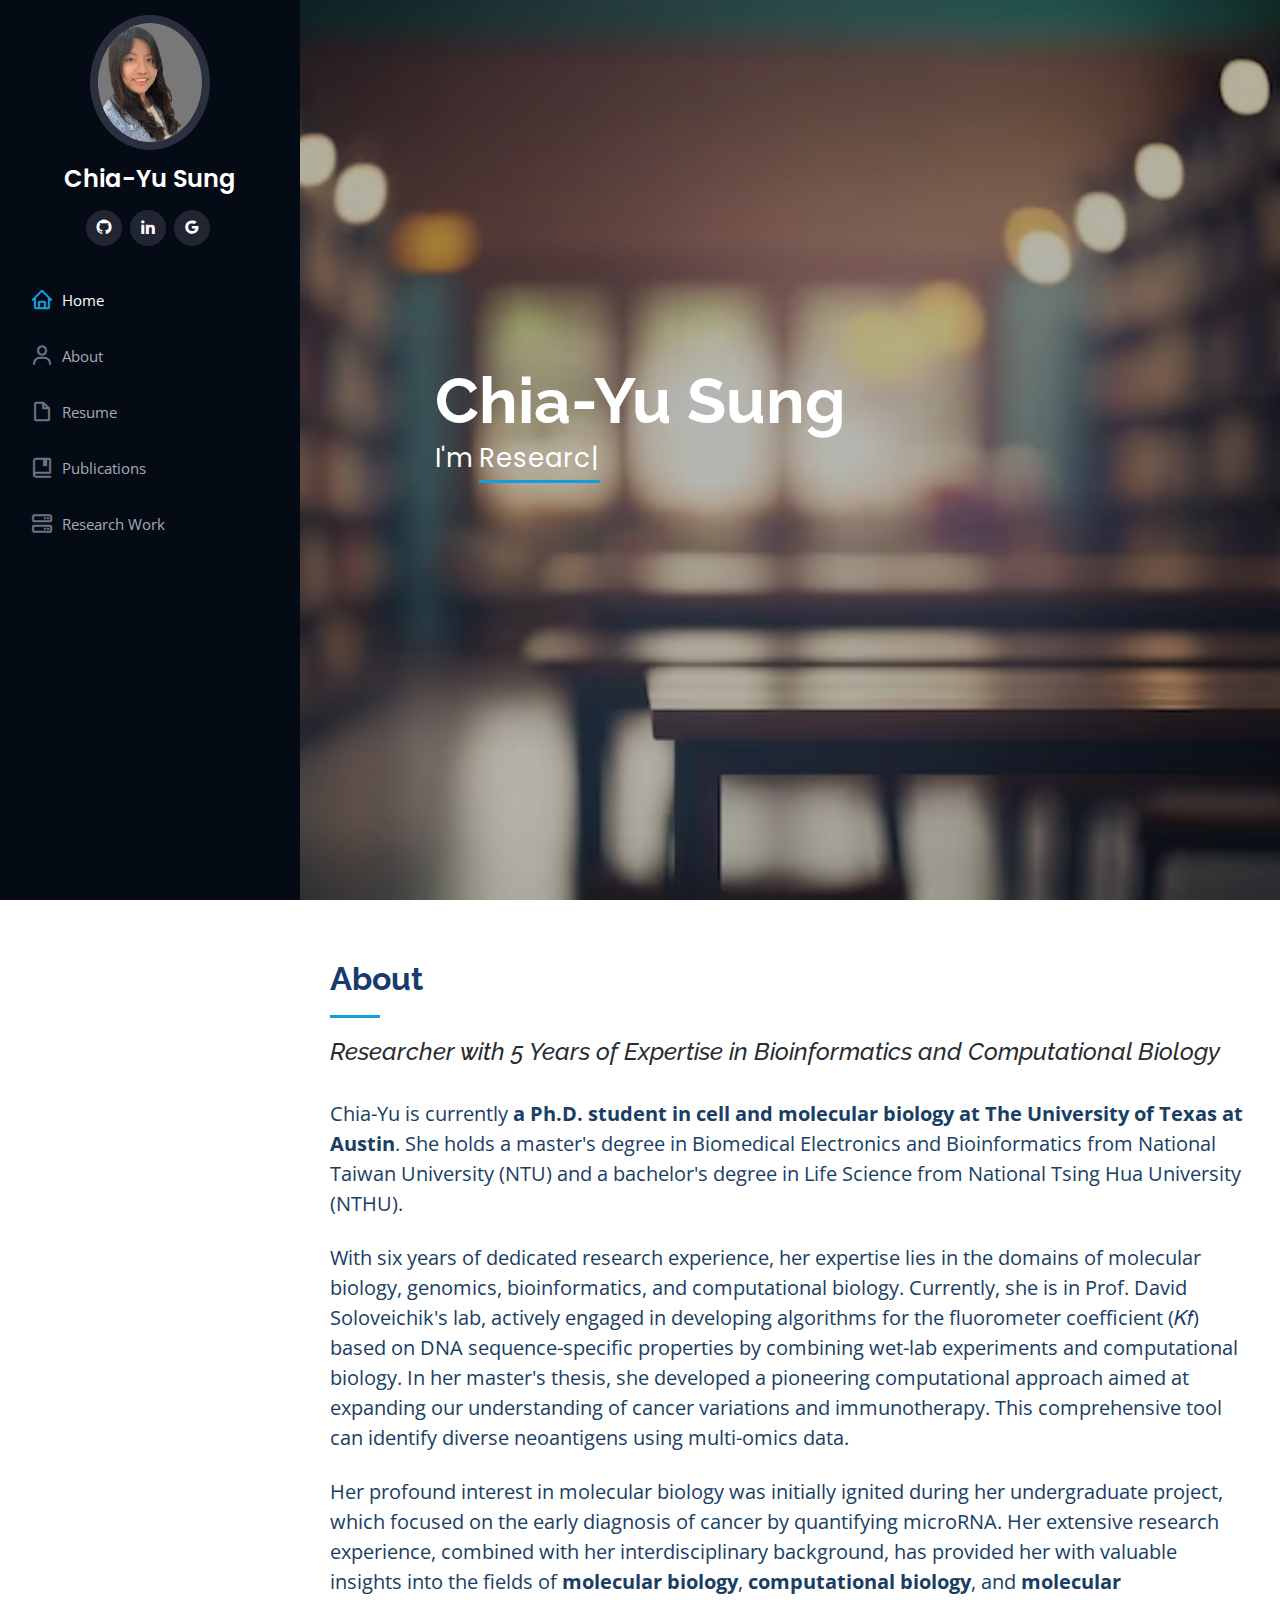
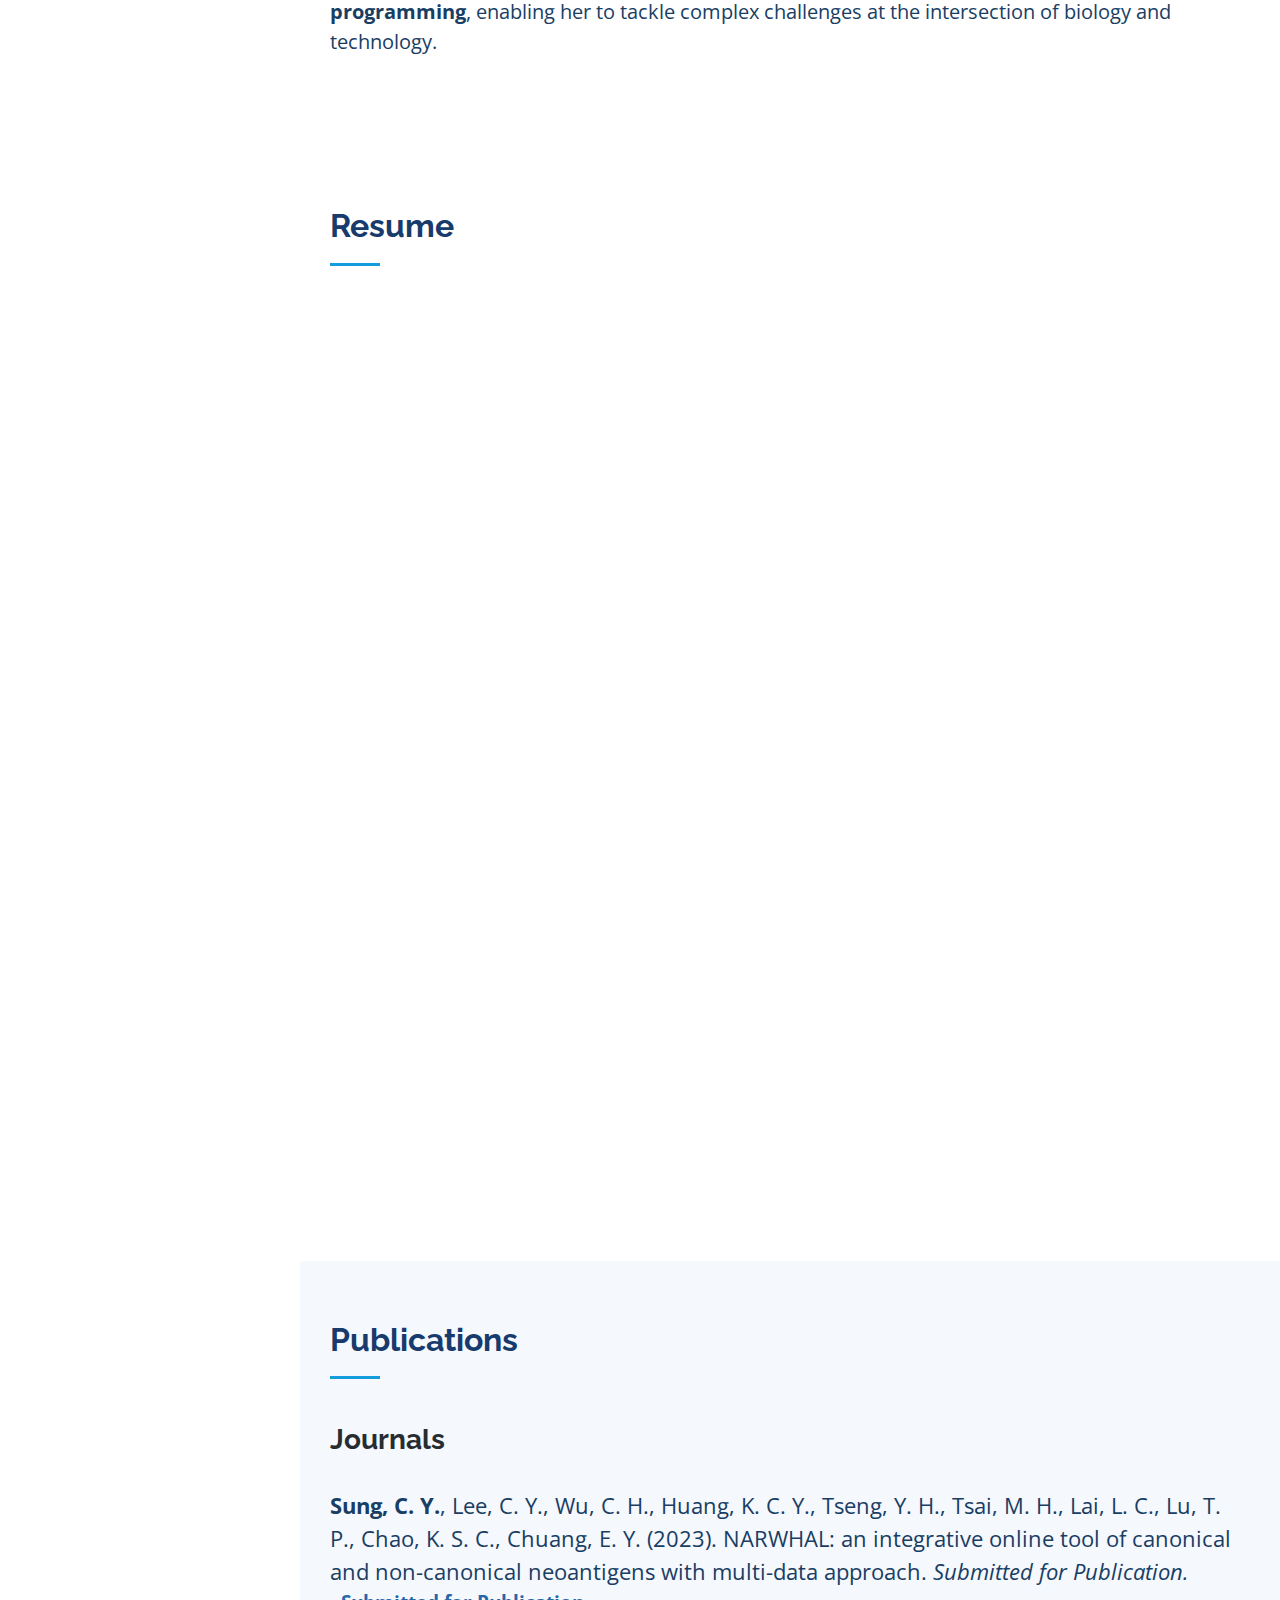
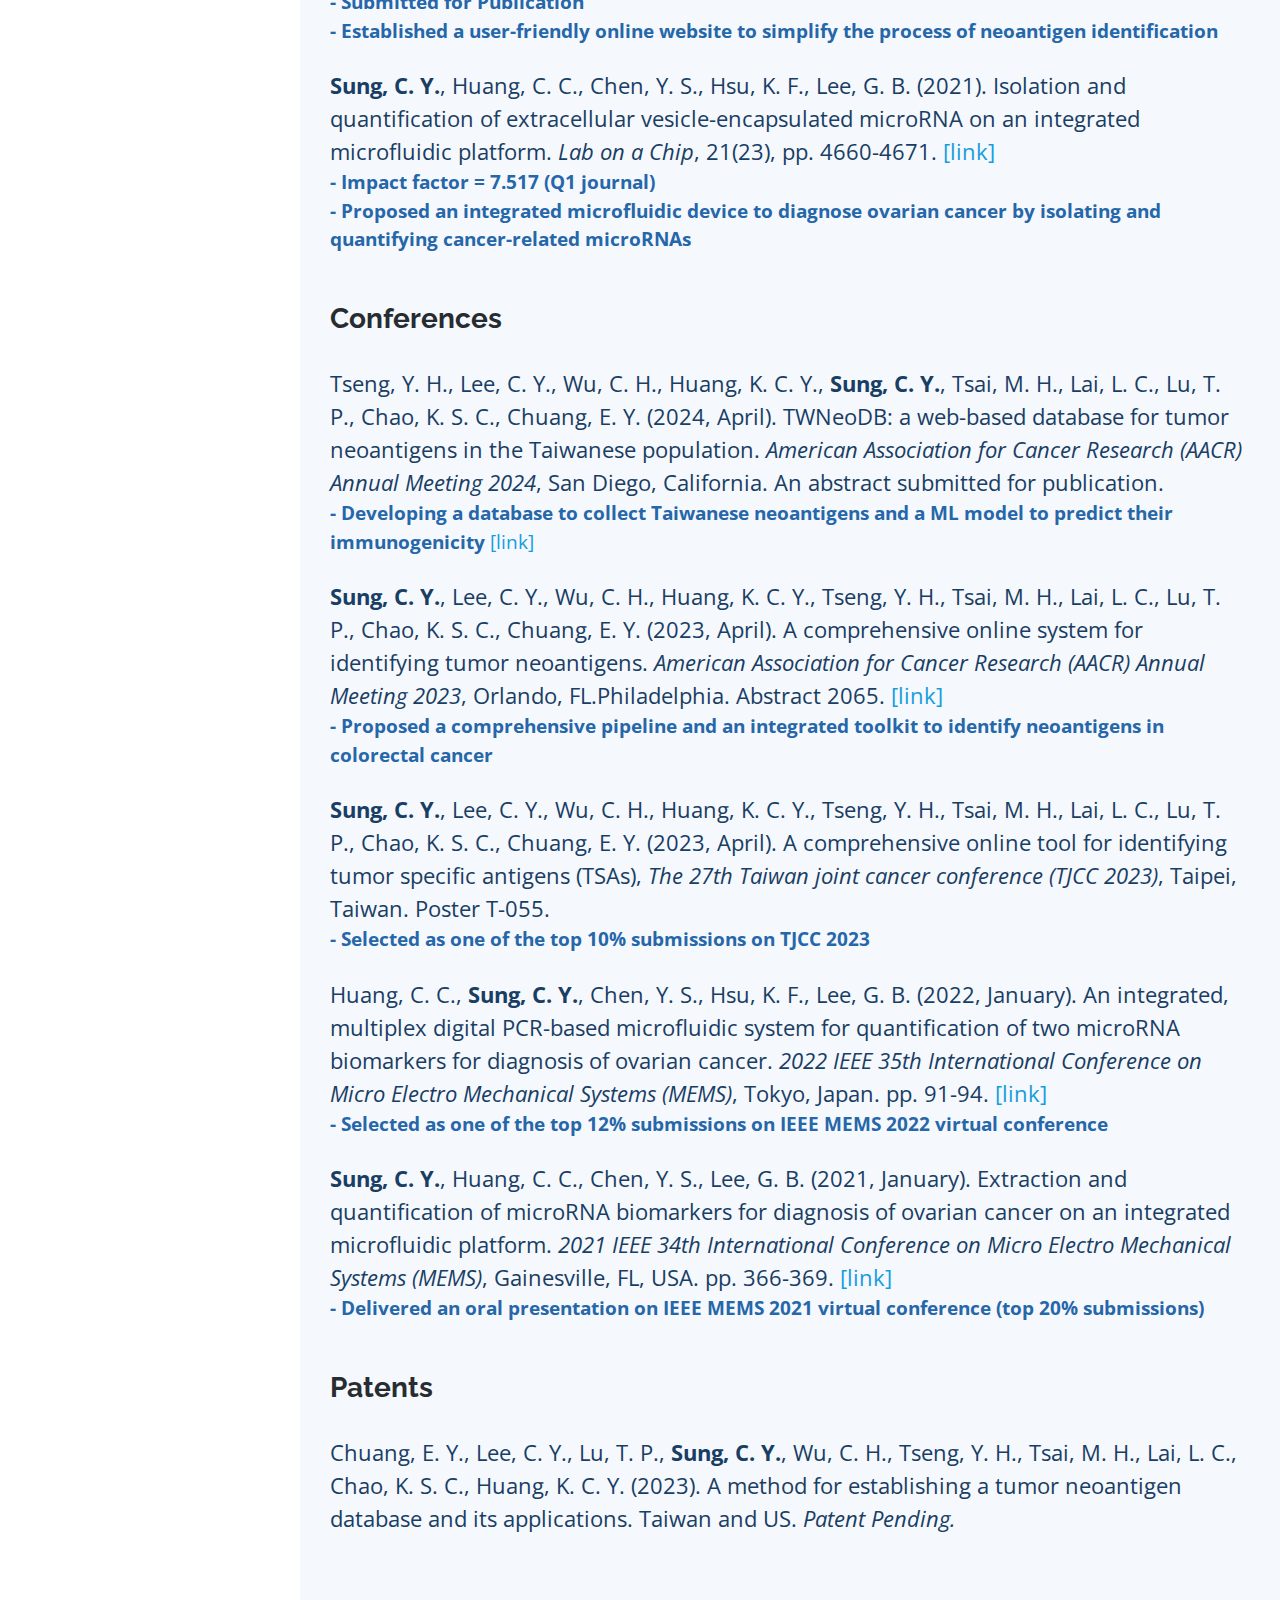
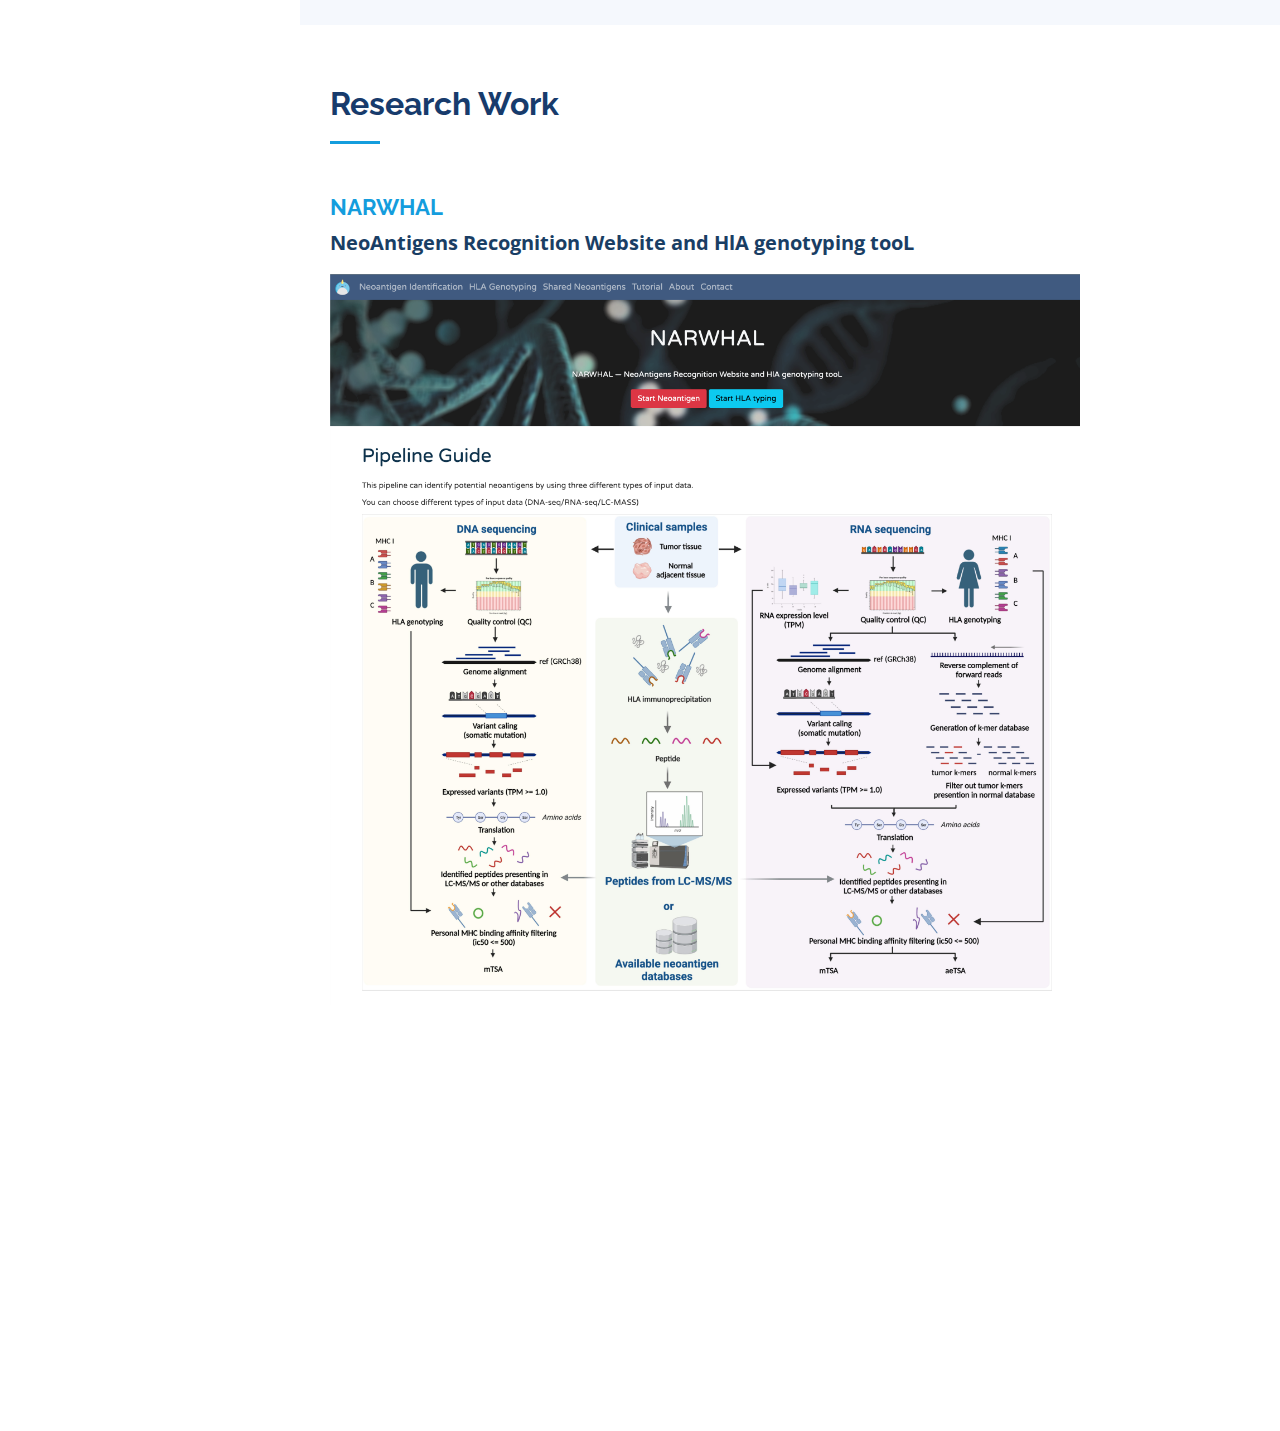
<file: index.html>
<!DOCTYPE html>
<html lang="en">

<head>
  <meta charset="utf-8">
  <meta content="width=device-width, initial-scale=1.0" name="viewport">

  <title>Chia-Yu's Profile</title>
  <meta content="" name="description">
  <meta content="" name="keywords">

  <!-- Favicons -->

  <!-- Google Fonts -->
  <link href="https://fonts.googleapis.com/css?family=Open+Sans:300,300i,400,400i,600,600i,700,700i|Raleway:300,300i,400,400i,500,500i,600,600i,700,700i|Poppins:300,300i,400,400i,500,500i,600,600i,700,700i" rel="stylesheet">

  <!-- Vendor CSS Files -->
  <link href="assets/vendor/aos/aos.css" rel="stylesheet">
  <link href="assets/vendor/bootstrap/css/bootstrap.min.css" rel="stylesheet">
  <link href="assets/vendor/bootstrap-icons/bootstrap-icons.css" rel="stylesheet">
  <link href="assets/vendor/boxicons/css/boxicons.min.css" rel="stylesheet">
  <link href="assets/vendor/glightbox/css/glightbox.min.css" rel="stylesheet">
  <link href="assets/vendor/swiper/swiper-bundle.min.css" rel="stylesheet">

  <!-- Template Main CSS File -->
  <link href="assets/css/style.css" rel="stylesheet">

  <!-- =======================================================
  * Template Name: iPortfolio
  * Updated: Sep 18 2023 with Bootstrap v5.3.2
  * Template URL: https://bootstrapmade.com/iportfolio-bootstrap-portfolio-websites-template/
  * Author: BootstrapMade.com
  * License: https://bootstrapmade.com/license/
  ======================================================== -->
</head>

<body>

  <!-- ======= Mobile nav toggle button ======= -->
  <i class="bi bi-list mobile-nav-toggle d-xl-none"></i>

  <!-- ======= Header ======= -->
  <header id="header">
    <div class="d-flex flex-column">

      <!-- Favicons -->
    <link rel="apple-touch-icon" href="assets/img/favicon.png" sizes="180x180">
    <link rel="icon" href="assets/img/favicon.png" sizes="32x32" type="image/png">
    <link rel="icon" href="assets/img/favicon.png" sizes="16x16" type="image/png">
    <link rel="icon" href="assets/img/favicon.png"> 


      <div class="profile">
        <img src="assets/img/profile-img.jpg" alt="" class="img-fluid rounded-circle">
        <h1 class="text-light"><a href="index.html">Chia-Yu Sung</a></h1>
        <div class="social-links mt-3 text-center">
          <a href="https://github.com/JoyceSung" class="github"><i class="bx bxl-github"></i></a>
          <a href="https://www.linkedin.com/in/chia-yu-sung-51050621a?utm_source=share&utm_campaign=share_via&utm_content=profile&utm_medium=ios_app" class="linkedin"><i class="bx bxl-linkedin"></i></a>
          <a href="https://scholar.google.com.tw/citations?user=zctkrKkAAAAJ&hl=zh-TW&oi=sra" class="google"><i class="bx bxl-google"></i></a>
        </div>
      </div>

      <nav id="navbar" class="nav-menu navbar">
        <ul>
          <li><a href="#hero" class="nav-link scrollto active"><i class="bx bx-home"></i> <span>Home</span></a></li>
          <li><a href="#about" class="nav-link scrollto"><i class="bx bx-user"></i> <span>About</span></a></li>
          <li><a href="#resume" class="nav-link scrollto"><i class="bx bx-file-blank"></i> <span>Resume</span></a></li>
          <li><a href="#publications" class="nav-link scrollto"><i class="bx bx-book-bookmark"></i> <span>Publications</span></a></li>
          <li><a href="#services" class="nav-link scrollto"><i class="bx bx-server"></i> <span>Research Work</span></a></li>
          <!-- <li><a href="#skills" class="nav-link scrollto"><i class="bx bx-laptop"></i> <span>Skills</span></a></li> -->

        </ul>
      </nav><!-- .nav-menu -->
    </div>
  </header><!-- End Header -->

  <!-- ======= Hero Section ======= -->
  <section id="hero" class="d-flex flex-column justify-content-center align-items-center">
    <div class="hero-container" data-aos="fade-in">
      <h1>Chia-Yu Sung</h1>
      <p>I'm <span class="typed" data-typed-items="Researcher, Programmer, Computational Biologist"></span></p>
    </div>
  </section><!-- End Hero -->

  <main id="main">

    <!-- ======= About Section ======= -->
    <section id="about" class="about">
      <div class="container">

        <div class="section-title">
          <h2>About</h2>
          <h4 style="color:#272C30"><i>Researcher with 5 Years of Expertise in Bioinformatics and Computational Biology</i></h4>
          <br>
          <p style="font-size:20px; color:#193E64">Chia-Yu is currently <b>a Ph.D. student in cell and molecular biology at The University of Texas at Austin</b>. She holds a master's degree in Biomedical Electronics and Bioinformatics from National Taiwan University (NTU) and a bachelor's degree in Life Science from National Tsing Hua University (NTHU).</p>
          <br>
          <p style="font-size:20px; color:#193E64">With six years of dedicated research experience, her expertise lies in the domains of molecular biology, genomics, bioinformatics, and computational biology. Currently, she is in Prof. David Soloveichik's lab, actively engaged in developing algorithms for the fluorometer coefficient (𝐾𝑓) based on DNA sequence-specific properties by combining wet-lab experiments and computational biology. In her master's thesis, she developed a pioneering computational approach aimed at expanding our understanding of cancer variations and immunotherapy. This comprehensive tool can identify diverse neoantigens using multi-omics data.</p>
          <br>
          <p style="font-size:20px; color:#193E64">Her profound interest in molecular biology was initially ignited during her undergraduate project, which focused on the early diagnosis of cancer by quantifying microRNA. Her extensive research experience, combined with her interdisciplinary background, has provided her with valuable insights into the fields of <b>molecular biology</b>, <b>computational biology</b>, and <b>molecular programming</b>, enabling her to tackle complex challenges at the intersection of biology and technology.</p> 
      </div>


      </div>
    </section><!-- End About Section -->

        <!-- ======= Resume Section ======= -->
        <section id="resume" class="resume">
          <div class="container">
    
            <div class="section-title">
              <h2>Resume</h2>
            </div>
    
            <div class="row">
              <div class="col-lg-6" data-aos="fade-up">
                <h3 style="color:#272C30" class="resume-title">Education</h3>
                <div class="resume-item">
                  <p style="font-size:22px; color:#193E64"><b>The University of Texas at Austin (UT Austin), TX, US</b></p>
                  <h5 style="font-size:18px"><b>Aug. 2024</b></h5>
                  <p style="font-size:19px; color:#193E64"><i>PH.D. in Cell and Molecular Biology
                  </i></p>
                </div>
                <div class="resume-item">
                  <p style="font-size:22px; color:#193E64"><b>National Taiwan University (NTU), Taipei, Taiwan</b></p>
                  <h5 style="font-size:18px"><b>Sept. 2021 ‒ June 2023</b></h5>
                  <p style="font-size:19px; color:#193E64"><i>M.S. in Biomedical Electronics and Bioinformatics
                  </i></p>
                  <p style="font-size:19px; color:#2567A9">- Advisors: Prof. Eric Y. Chuang and Prof. Chien-Yueh Lee
                  </p>
                  <p style="font-size:19px; color:#2567A9">- Thesis Title: A comprehensive pipeline and online tool for identifying tumor neoantigens
                  </p>
                </div>
                <div class="resume-item">
                  <p style="font-size:22px; color:#193E64"><b>National Tsing Hua University (NTHU), Hsinchu, Taiwan</b></p>
                  <h5 style="font-size:18px"><b>Sept. 2017 ‒ June 2021</b></h5>
                  <p style="font-size:19px; color:#193E64"><i>B.S. in Life Science
                  </i></p>
                  <p style="font-size:19px; color:#2567A9">- Thesis Title: Detection of quantitative microRNAs inovarian cancer biopsies on a digital polymerase chain reaction (dPCR) microfluidic platform
                  </p>
                </div>
              </div>
              <div class="col-lg-6" data-aos="fade-up" data-aos-delay="100">
                <h3 style="color:#272C30" class="resume-title">Research Experience</h3>
                <div class="resume-item">
                  <p style="font-size:22px; color:#193E64"><b>Biomedical Electronics and Bioinformatics, NTU, Taipei, Taiwan</b></p>
                  <h5 style="font-size:18px"><b>June 2021 ‒ Present</b></h5>
                  <p style="font-size:19px; color:#2567A9">- Developed a novel pipeline, Linux toolkit, and a web application to identify various types of neoantigens using multi-omics data</p>
                  <p style="font-size:19px; color:#2567A9">- Major fields: bioinformatics, computational biology, genomics and genetics, omics-data analysis, computational tool development, machine learning, cancer biology, molecular biology
                  </p>
                </div>
                <div class="resume-item">
                  <p style="font-size:22px;color:#193E64"><b>Institute of Biomedical Engineering, NTHU, Hsinchu, Taiwan</b></p>
                  <h5 style="font-size:18px"><b>Mar. 2018 ‒ June 2021</b></h5>
                  <p style="font-size:19px; color:#193E64"><i>Integrated different micro-diagnostic chips to optimize the process of ovarian cancer diagnosis
                  </i></p>
                  <p style="font-size:19px; color:#2567A9">- Major fields: microfluidics, genetic analysis, fast disease diagnosis, micro-actuators, optical applications
                  </p>
                </div>
              </div>
            </div>
          </div>
        </section><!-- End Resume Section -->
 
    <!-- ======= Portfolio Section ======= -->
    <section id="publications" class="publications section-bg">
      <div class="container">

        <div class="section-title">
          <h2>Publications</h2>
          <br style="font-size:19px">
          <h3 style="color:#272C30" class="resume-title"><b>Journals</b></h3>
          <br>
          <p style="font-size:22px; color:#193E64"><b>Sung, C. Y.</b>, Lee, C. Y., Wu, C. H., Huang, K. C. Y., Tseng, Y. H., Tsai, M. H., Lai, L. C., Lu, T. P., Chao, K. S. C., Chuang, E. Y. (2023). NARWHAL: an integrative online tool of canonical and non-canonical neoantigens with multi-data approach. <i>Submitted for Publication.</i></p>
          <p style="font-size:19px; color:#2567A9"><b>- Submitted for Publication</b>
          </p>
          <p style="font-size:19px; color:#2567A9"><b>- Established a user-friendly online website to simplify the process of neoantigen identification</b>
          </p>
          <br>
          <p style="font-size:22px; color:#193E64"><b>Sung, C. Y.</b>, Huang, C. C., Chen, Y. S., Hsu, K. F., Lee, G. B. (2021). Isolation and quantification of extracellular vesicle-encapsulated microRNA on an integrated microfluidic platform. <i>Lab on a Chip</i>, 21(23), pp. 4660-4671. <a href="https://pubs.rsc.org/en/content/articlelanding/2021/lc/d1lc00663k">[link]</a></p>
          <p style="font-size:19px; color:#2567A9"><b>- Impact factor = 7.517 (Q1 journal)</b>
          </p>
          <p style="font-size:19px; color:#2567A9"><b>- Proposed an integrated microfluidic device to diagnose ovarian cancer by isolating and quantifying cancer-related microRNAs</b>
          </p>  
          <br>
          <br>
          <h3 style="color:#272C30" class="resume-title"><b>Conferences</b></h3>
          <br style="font-size:19px">
          <p style="font-size:22px; color:#193E64">Tseng, Y. H., Lee, C. Y., Wu, C. H., Huang, K. C. Y., <b>Sung, C. Y.</b>, Tsai, M. H., Lai, L. C., Lu, T. P., Chao, K. S. C., Chuang, E. Y. (2024, April). TWNeoDB: a web-based database for tumor neoantigens in the Taiwanese population. <i>American Association for Cancer Research (AACR) Annual Meeting 2024</i>, San Diego, California. An abstract submitted for publication.
          </p>
          <p style="font-size:19px; color:#2567A9"><b>- Developing a database to collect Taiwanese neoantigens and a ML model to predict their immunogenicity</b>
            <a href="https://aacrjournals.org/cancerres/article/84/6_Supplement/3543/741109/Abstract-3543-TWNeoDB-A-web-based-database-for">[link]</a></p>
          <br>
          <p style="font-size:22px; color:#193E64"><b>Sung, C. Y.</b>, Lee, C. Y., Wu, C. H., Huang, K. C. Y., Tseng, Y. H., Tsai, M. H., Lai, L. C., Lu, T. P., Chao, K. S. C., Chuang, E. Y. (2023, April). A comprehensive online system for identifying tumor neoantigens. <i>American Association for Cancer Research (AACR) Annual Meeting 2023</i>, Orlando, FL.Philadelphia. Abstract 2065.
            <a href="https://aacrjournals.org/cancerres/article/83/7_Supplement/2065/723409/Abstract-2065-A-comprehensive-online-system-for">[link]</a></p>
          <p style="font-size:19px; color:#2567A9"><b>- Proposed a comprehensive pipeline and an integrated toolkit to identify neoantigens in colorectal cancer</b>
          </p>
          <br>
          <p style="font-size:22px; color:#193E64">
          <b>Sung, C. Y.</b>, Lee, C. Y., Wu, C. H., Huang, K. C. Y., Tseng, Y. H., Tsai, M. H., Lai, L. C., Lu, T. P., Chao, K. S. C., Chuang, E. Y. (2023, April). A comprehensive online tool for identifying tumor specific antigens (TSAs), <i>The 27th Taiwan joint cancer conference (TJCC 2023)</i>, Taipei, Taiwan. Poster T-055.</p>
          <p style="font-size:19px; color:#2567A9"><b>- Selected as one of the top 10% submissions on TJCC 2023</b>
          </p>
          <br>
          <p style="font-size:22px; color:#193E64">
          Huang, C. C., <b>Sung, C. Y.</b>, Chen, Y. S., Hsu, K. F., Lee, G. B. (2022, January). An integrated, multiplex digital PCR-based microfluidic system for quantification of two microRNA biomarkers for diagnosis of ovarian cancer. <i>2022 IEEE 35th International Conference on Micro Electro Mechanical Systems (MEMS)</i>, Tokyo, Japan. pp. 91-94.
          <a href="https://ieeexplore.ieee.org/document/9699556">[link]</a></p>
          <p style="font-size:19px; color:#2567A9"><b>- Selected as one of the top 12% submissions on IEEE MEMS 2022 virtual conference</b>
          </p>
          <br>
          <p style="font-size:22px; color:#193E64">
          <b>Sung, C. Y.</b>, Huang, C. C., Chen, Y. S., Lee, G. B. (2021, January). Extraction and quantification of microRNA biomarkers for diagnosis of ovarian cancer on an integrated microfluidic platform. <i>2021 IEEE 34th International Conference on Micro Electro Mechanical Systems (MEMS)</i>, Gainesville, FL, USA. pp. 366-369.
          <a href="https://ieeexplore.ieee.org/document/9375425">[link]</a></p>
          <p style="font-size:19px; color:#2567A9"><b>- Delivered an oral presentation on IEEE MEMS 2021 virtual conference (top 20% submissions)</b>
          </p>
          <br>
          <br>
          <h3 style="color:#272C30" class="resume-title"><b>Patents</b></h3>
          <br style="font-size:19px">
          <p style="font-size:22px; color:#193E64">Chuang, E. Y., Lee, C. Y., Lu, T. P., <b>Sung, C. Y.</b>, Wu, C. H., Tseng, Y. H., Tsai, M. H., Lai, L. C., Chao, K. S. C., Huang, K. C. Y. (2023). A method for establishing a tumor neoantigen database and its applications. Taiwan and US. <i>Patent Pending.</i></p>
        </div>
        </div>
      </section>

    <!-- ======= Services Section ======= -->
    <section id="services" class="services">
      <div class="container">

        <div class="section-title">
          <h2>Research Work</h2>
        </div>
        <h3 style="font-size:22px; color:#272C30" class="resume-title"><a href="http://narwhal.cgm.ntu.edu.tw/"><b>NARWHAL</b></a></h3>
        <p style="font-size:20px; color:#193E64"><b>NeoAntigens Recognition Website and HlA genotyping tooL</b></p>
        <img width="750" height="360" src="assets/img/website.png" class="img-fluid">
        <iframe width="750" height="360" src="https://www.youtube.com/embed/ubRvTeWmzXY" title="YouTube video player" frameborder="0" allow="accelerometer; autoplay; clipboard-write; encrypted-media; gyroscope; picture-in-picture; web-share" allowfullscreen></iframe>

      </div>
    </section><!-- End Services Section -->

    <!-- ======= Skills Section ======= -->
    <!-- <section id="skills" class="skills">
      <div class="container">

        <div class="section-title">
          <h2>Skills</h2>
        </div>

        <div class="row skills-content">

          <div class="col-lg-6" data-aos="fade-up">

            <div class="progress">
              <span class="skill">Python <i class="val">85%</i></span>
              <div class="progress-bar-wrap">
                <div class="progress-bar" role="progressbar" aria-valuenow="85" aria-valuemin="0" aria-valuemax="100"></div>
              </div>
            </div>

            <div class="progress">
              <span class="skill">PyTorch <i class="val">80%</i></span>
              <div class="progress-bar-wrap">
                <div class="progress-bar" role="progressbar" aria-valuenow="80" aria-valuemin="0" aria-valuemax="100"></div>
              </div>
            </div>

            <div class="progress">
              <span class="skill">Linux Environment <i class="val">90%</i></span>
              <div class="progress-bar-wrap">
                <div class="progress-bar" role="progressbar" aria-valuenow="90" aria-valuemin="0" aria-valuemax="100"></div>
              </div>
            </div>

          </div>

          <div class="col-lg-6" data-aos="fade-up" data-aos-delay="100">

            <div class="progress">
              <span class="skill">HTML <i class="val">80%</i></span>
              <div class="progress-bar-wrap">
                <div class="progress-bar" role="progressbar" aria-valuenow="80" aria-valuemin="0" aria-valuemax="100"></div>
              </div>
            </div>

            <div class="progress">
              <span class="skill">JavaScript <i class="val">80%</i></span>
              <div class="progress-bar-wrap">
                <div class="progress-bar" role="progressbar" aria-valuenow="80" aria-valuemin="0" aria-valuemax="100"></div>
              </div>
            </div>

            <div class="progress">
              <span class="skill">CSS <i class="val">80%</i></span>
              <div class="progress-bar-wrap">
                <div class="progress-bar" role="progressbar" aria-valuenow="80" aria-valuemin="0" aria-valuemax="100"></div>
              </div>
            </div>

          </div>

        </div>
      </div>
    </section> -->
    <!-- End Skills Section -->



  </main><!-- End #main -->

  <!-- ======= Footer ======= -->
  <footer id="footer">
        <!-- All the links in the footer should remain intact. -->
        <!-- You can delete the links only if you purchased the pro version. -->
        <!-- Licensing information: https://bootstrapmade.com/license/ -->
        <!-- Purchase the pro version with working PHP/AJAX contact form: https://bootstrapmade.com/iportfolio-bootstrap-portfolio-websites-template/ -->
  </footer><!-- End  Footer -->

  <a href="#" class="back-to-top d-flex align-items-center justify-content-center"><i class="bi bi-arrow-up-short"></i></a>

  <!-- Vendor JS Files -->
  <script src="assets/vendor/purecounter/purecounter_vanilla.js"></script>
  <script src="assets/vendor/aos/aos.js"></script>
  <script src="assets/vendor/bootstrap/js/bootstrap.bundle.min.js"></script>
  <script src="assets/vendor/glightbox/js/glightbox.min.js"></script>
  <script src="assets/vendor/isotope-layout/isotope.pkgd.min.js"></script>
  <script src="assets/vendor/swiper/swiper-bundle.min.js"></script>
  <script src="assets/vendor/typed.js/typed.umd.js"></script>
  <script src="assets/vendor/waypoints/noframework.waypoints.js"></script>
  <script src="assets/vendor/php-email-form/validate.js"></script>

  <!-- Template Main JS File -->
  <script src="assets/js/main.js"></script>

</body>

</html>
</file>
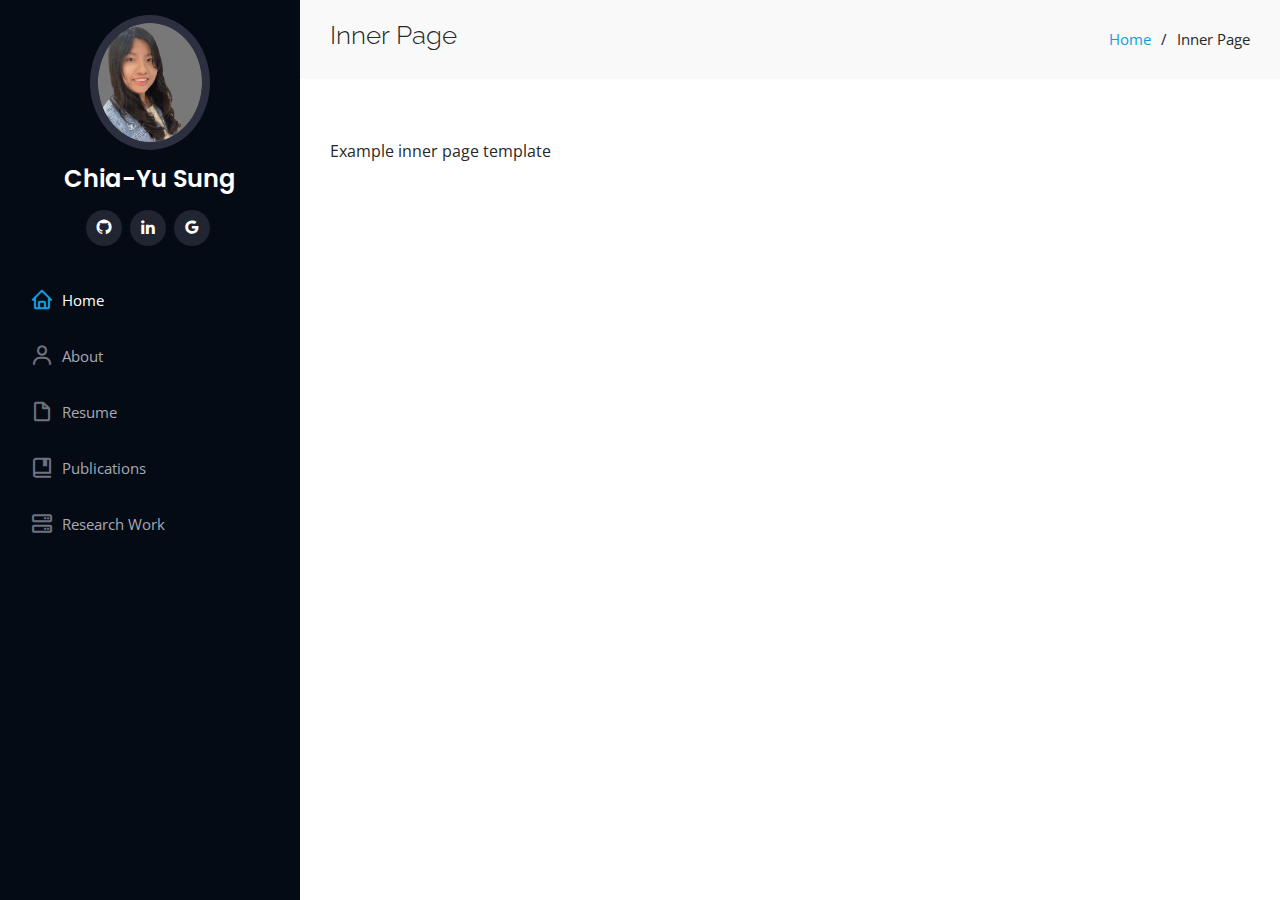
<file: inner-page.html>
<!DOCTYPE html>
<html lang="en">

<head>
  <meta charset="utf-8">
  <meta content="width=device-width, initial-scale=1.0" name="viewport">

  <title>Chia-Yu's Profile</title>
  <meta content="" name="description">
  <meta content="" name="keywords">

  <!-- Favicons -->
  <link rel="apple-touch-icon" href="assets/img/favicon.png" sizes="180x180">
  <link rel="icon" href="assets/img/favicon.png" sizes="32x32" type="image/png">
  <link rel="icon" href="assets/img/favicon.png" sizes="16x16" type="image/png">
  <link rel="icon" href="assets/img/favicon.png"> 


  <!-- Google Fonts -->
  <link href="https://fonts.googleapis.com/css?family=Open+Sans:300,300i,400,400i,600,600i,700,700i|Raleway:300,300i,400,400i,500,500i,600,600i,700,700i|Poppins:300,300i,400,400i,500,500i,600,600i,700,700i" rel="stylesheet">

  <!-- Vendor CSS Files -->
  <link href="assets/vendor/aos/aos.css" rel="stylesheet">
  <link href="assets/vendor/bootstrap/css/bootstrap.min.css" rel="stylesheet">
  <link href="assets/vendor/bootstrap-icons/bootstrap-icons.css" rel="stylesheet">
  <link href="assets/vendor/boxicons/css/boxicons.min.css" rel="stylesheet">
  <link href="assets/vendor/glightbox/css/glightbox.min.css" rel="stylesheet">
  <link href="assets/vendor/swiper/swiper-bundle.min.css" rel="stylesheet">

  <!-- Template Main CSS File -->
  <link href="assets/css/style.css" rel="stylesheet">

  <!-- =======================================================
  * Template Name: iPortfolio
  * Updated: Sep 18 2023 with Bootstrap v5.3.2
  * Template URL: https://bootstrapmade.com/iportfolio-bootstrap-portfolio-websites-template/
  * Author: BootstrapMade.com
  * License: https://bootstrapmade.com/license/
  ======================================================== -->
</head>

<body>

  <!-- ======= Mobile nav toggle button ======= -->
  <i class="bi bi-list mobile-nav-toggle d-xl-none"></i>

  <!-- ======= Header ======= -->
  <header id="header">
    <div class="d-flex flex-column">

      <div class="profile">
        <img src="assets/img/profile-img.jpg" alt="" class="img-fluid rounded-circle">
        <h1 class="text-light"><a href="index.html">Chia-Yu Sung</a></h1>
        <div class="social-links mt-3 text-center">
          <a href="https://github.com/JoyceSung" class="github"><i class="bx bxl-github"></i></a>
          <a href="https://www.linkedin.com/in/chia-yu-sung-51050621a?utm_source=share&utm_campaign=share_via&utm_content=profile&utm_medium=ios_app" class="linkedin"><i class="bx bxl-linkedin"></i></a>
          <a href="https://scholar.google.com.tw/citations?user=zctkrKkAAAAJ&hl=zh-TW&oi=sra" class="google"><i class="bx bxl-google"></i></a>
        </div>
      </div>

      <nav id="navbar" class="nav-menu navbar">
        <ul>
          <li><a href="#hero" class="nav-link scrollto active"><i class="bx bx-home"></i> <span>Home</span></a></li>
          <li><a href="#about" class="nav-link scrollto"><i class="bx bx-user"></i> <span>About</span></a></li>
          <li><a href="#resume" class="nav-link scrollto"><i class="bx bx-file-blank"></i> <span>Resume</span></a></li>
          <li><a href="#publications" class="nav-link scrollto"><i class="bx bx-book-bookmark"></i> <span>Publications</span></a></li>
          <li><a href="#services" class="nav-link scrollto"><i class="bx bx-server"></i> <span>Research Work</span></a></li>
          <!-- <li><a href="#skills" class="nav-link scrollto"><i class="bx bx-laptop"></i> <span>Skills</span></a></li> -->

        </ul>
      </nav><!-- .nav-menu -->
    </div>
  </header><!-- End Header -->

  <main id="main">

    <!-- ======= Breadcrumbs ======= -->
    <section class="breadcrumbs">
      <div class="container">

        <div class="d-flex justify-content-between align-items-center">
          <h2>Inner Page</h2>
          <ol>
            <li><a href="index.html">Home</a></li>
            <li>Inner Page</li>
          </ol>
        </div>

      </div>
    </section><!-- End Breadcrumbs -->

    <section class="inner-page">
      <div class="container">
        <p>
          Example inner page template
        </p>
      </div>
    </section>

  </main><!-- End #main -->

  <!-- ======= Footer ======= -->
  <footer id="footer">
    <div class="container">
      <div class="copyright">
      </div>
      <div class="credits">
        <!-- All the links in the footer should remain intact. -->
        <!-- You can delete the links only if you purchased the pro version. -->
        <!-- Licensing information: https://bootstrapmade.com/license/ -->
        <!-- Purchase the pro version with working PHP/AJAX contact form: https://bootstrapmade.com/iportfolio-bootstrap-portfolio-websites-template/ -->
      </div>
    </div>
  </footer><!-- End  Footer -->

  <a href="#" class="back-to-top d-flex align-items-center justify-content-center"><i class="bi bi-arrow-up-short"></i></a>

  <!-- Vendor JS Files -->
  <script src="assets/vendor/purecounter/purecounter_vanilla.js"></script>
  <script src="assets/vendor/aos/aos.js"></script>
  <script src="assets/vendor/bootstrap/js/bootstrap.bundle.min.js"></script>
  <script src="assets/vendor/glightbox/js/glightbox.min.js"></script>
  <script src="assets/vendor/isotope-layout/isotope.pkgd.min.js"></script>
  <script src="assets/vendor/swiper/swiper-bundle.min.js"></script>
  <script src="assets/vendor/typed.js/typed.umd.js"></script>
  <script src="assets/vendor/waypoints/noframework.waypoints.js"></script>
  <script src="assets/vendor/php-email-form/validate.js"></script>

  <!-- Template Main JS File -->
  <script src="assets/js/main.js"></script>

</body>

</html>
</file>
<file: assets/css/style.css>
/**
* Template Name: iPortfolio
* Updated: Sep 18 2023 with Bootstrap v5.3.2
* Template URL: https://bootstrapmade.com/iportfolio-bootstrap-portfolio-websites-template/
* Author: BootstrapMade.com
* License: https://bootstrapmade.com/license/
*/

/*--------------------------------------------------------------
# General
--------------------------------------------------------------*/
body {
  font-family: "Open Sans", sans-serif;
  color: #272829;
}

a {
  color: #149ddd;
  text-decoration: none;
}

a:hover {
  color: #37b3ed;
  text-decoration: none;
}

h1,
h2,
h3,
h4,
h5,
h6 {
  font-family: "Raleway", sans-serif;
}

/*--------------------------------------------------------------
# Back to top button
--------------------------------------------------------------*/
.back-to-top {
  position: fixed;
  visibility: hidden;
  opacity: 0;
  right: 15px;
  bottom: 15px;
  z-index: 996;
  background: #149ddd;
  width: 40px;
  height: 40px;
  border-radius: 50px;
  transition: all 0.4s;
}

.back-to-top i {
  font-size: 28px;
  color: #fff;
  line-height: 0;
}

.back-to-top:hover {
  background: #2eafec;
  color: #fff;
}

.back-to-top.active {
  visibility: visible;
  opacity: 1;
}

/*--------------------------------------------------------------
# Header
--------------------------------------------------------------*/
#header {
  position: fixed;
  top: 0;
  left: 0;
  bottom: 0;
  width: 300px;
  transition: all ease-in-out 0.5s;
  z-index: 9997;
  transition: all 0.5s;
  padding: 0 15px;
  background: #040b14;
  overflow-y: auto;
}

#header .profile img {
  margin: 15px auto;
  display: block;
  width: 120px;
  border: 8px solid #2c2f3f;
}

#header .profile h1 {
  font-size: 24px;
  margin: 0;
  padding: 0;
  font-weight: 600;
  -moz-text-align-last: center;
  text-align-last: center;
  font-family: "Poppins", sans-serif;
}

#header .profile h1 a,
#header .profile h1 a:hover {
  color: #fff;
  text-decoration: none;
}

#header .profile .social-links a {
  font-size: 18px;
  display: inline-block;
  background: #212431;
  color: #fff;
  line-height: 1;
  padding: 8px 0;
  margin-right: 4px;
  border-radius: 50%;
  text-align: center;
  width: 36px;
  height: 36px;
  transition: 0.3s;
}

#header .profile .social-links a:hover {
  background: #149ddd;
  color: #fff;
  text-decoration: none;
}

#main {
  margin-left: 300px;
}

.container,
.container-fluid {
  padding-left: 30px;
  padding-right: 30px;
}

@media (max-width: 1199px) {
  #header {
    left: -300px;
  }

  #main {
    margin-left: 0;
  }

  .container,
  .container-fluid {
    padding-left: 12px;
    padding-right: 12px;
  }
}

/*--------------------------------------------------------------
# Navigation Menu
--------------------------------------------------------------*/
/* Desktop Navigation */
.nav-menu {
  padding: 30px 0 0 0;
}

.nav-menu * {
  margin: 0;
  padding: 0;
  list-style: none;
}

.nav-menu>ul>li {
  position: relative;
  white-space: nowrap;
}

.nav-menu a,
.nav-menu a:focus {
  display: flex;
  align-items: center;
  color: #a8a9b4;
  padding: 12px 15px;
  margin-bottom: 8px;
  transition: 0.3s;
  font-size: 15px;
}

.nav-menu a i,
.nav-menu a:focus i {
  font-size: 24px;
  padding-right: 8px;
  color: #6f7180;
}

.nav-menu a:hover,
.nav-menu .active,
.nav-menu .active:focus,
.nav-menu li:hover>a {
  text-decoration: none;
  color: #fff;
}

.nav-menu a:hover i,
.nav-menu .active i,
.nav-menu .active:focus i,
.nav-menu li:hover>a i {
  color: #149ddd;
}

/* Mobile Navigation */
.mobile-nav-toggle {
  position: fixed;
  right: 15px;
  top: 15px;
  z-index: 9998;
  border: 0;
  font-size: 24px;
  transition: all 0.4s;
  outline: none !important;
  background-color: #149ddd;
  color: #fff;
  width: 40px;
  height: 40px;
  display: inline-flex;
  align-items: center;
  justify-content: center;
  line-height: 0;
  border-radius: 50px;
  cursor: pointer;
}

.mobile-nav-active {
  overflow: hidden;
}

.mobile-nav-active #header {
  left: 0;
}

/*--------------------------------------------------------------
# Hero Section
--------------------------------------------------------------*/
#hero {
  width: 100%;
  height: 100vh;
  background: url("../img/hero-bg.jpg") top center;
  background-size: cover;
}

#hero:before {
  content: "";
  background: rgba(5, 13, 24, 0.3);
  position: absolute;
  bottom: 0;
  top: 0;
  left: 0;
  right: 0;
  z-index: 1;
}

#hero .hero-container {
  position: relative;
  z-index: 2;
  min-width: 300px;
}

#hero h1 {
  margin: 0 0 10px 0;
  font-size: 64px;
  font-weight: 700;
  line-height: 56px;
  color: #fff;
}

#hero p {
  color: #fff;
  margin-bottom: 50px;
  font-size: 26px;
  font-family: "Poppins", sans-serif;
}

#hero p span {
  color: #fff;
  padding-bottom: 4px;
  letter-spacing: 1px;
  border-bottom: 3px solid #149ddd;
}

@media (min-width: 1024px) {
  #hero {
    background-attachment: fixed;
  }
}

@media (max-width: 768px) {
  #hero h1 {
    font-size: 28px;
    line-height: 36px;
  }

  #hero h2 {
    font-size: 18px;
    line-height: 24px;
    margin-bottom: 30px;
  }
}

/*--------------------------------------------------------------
# Sections General
--------------------------------------------------------------*/
section {
  padding: 60px 0;
  overflow: hidden;
}

.section-bg {
  background: #f5f8fd;
}

.section-title {
  padding-bottom: 30px;
}

.section-title h2 {
  font-size: 32px;
  font-weight: bold;
  margin-bottom: 20px;
  padding-bottom: 20px;
  position: relative;
  color: #173b6c;
}

.section-title h2::after {
  content: "";
  position: absolute;
  display: block;
  width: 50px;
  height: 3px;
  background: #149ddd;
  bottom: 0;
  left: 0;
}

.section-title p {
  margin-bottom: 0;
}

/*--------------------------------------------------------------
# About
--------------------------------------------------------------*/
.about .content h3 {
  font-weight: 700;
  font-size: 26px;
  color: #173b6c;
}

.about .content ul {
  list-style: none;
  padding: 0;
}

.about .content ul li {
  margin-bottom: 20px;
  display: flex;
  align-items: center;
}

.about .content ul strong {
  margin-right: 10px;
}

.about .content ul i {
  font-size: 16px;
  margin-right: 5px;
  color: #149ddd;
  line-height: 0;
}

.about .content p:last-child {
  margin-bottom: 0;
}

/*--------------------------------------------------------------
# Facts
--------------------------------------------------------------*/
.facts {
  padding-bottom: 30px;
}

.facts .count-box {
  padding: 30px;
  width: 100%;
}

.facts .count-box i {
  display: block;
  font-size: 44px;
  color: #149ddd;
  float: left;
  line-height: 0;
}

.facts .count-box span {
  font-size: 48px;
  line-height: 40px;
  display: block;
  font-weight: 700;
  color: #050d18;
  margin-left: 60px;
}

.facts .count-box p {
  padding: 15px 0 0 0;
  margin: 0 0 0 60px;
  font-family: "Raleway", sans-serif;
  font-size: 14px;
  color: #122f57;
}

.facts .count-box a {
  font-weight: 600;
  display: block;
  margin-top: 20px;
  color: #122f57;
  font-size: 15px;
  font-family: "Poppins", sans-serif;
  transition: ease-in-out 0.3s;
}

.facts .count-box a:hover {
  color: #1f5297;
}

/*--------------------------------------------------------------
# Akills
--------------------------------------------------------------*/
.skills .progress {
  height: 60px;
  display: block;
  background: none;
  border-radius: 0;
}

.skills .progress .skill {
  padding: 0;
  margin: 0 0 6px 0;
  text-transform: uppercase;
  display: block;
  font-weight: 600;
  font-family: "Poppins", sans-serif;
  color: #050d18;
}

.skills .progress .skill .val {
  float: right;
  font-style: normal;
}

.skills .progress-bar-wrap {
  background: #dce8f8;
  height: 10px;
}

.skills .progress-bar {
  width: 1px;
  height: 10px;
  transition: 0.9s;
  background-color: #149ddd;
}




/*--------------------------------------------------------------
# Resume
--------------------------------------------------------------*/
.resume .resume-title {
  font-size: 26px;
  font-weight: 700;
  margin-top: 20px;
  margin-bottom: 20px;
  color: #050d18;
}

.resume .resume-item {
  padding: 0 0 20px 20px;
  margin-top: -2px;
  border-left: 2px solid #1f5297;
  position: relative;
}

.resume .resume-item h4 {
  line-height: 18px;
  font-size: 18px;
  font-weight: 600;
  text-transform: uppercase;
  font-family: "Poppins", sans-serif;
  color: #050d18;
  margin-bottom: 10px;
}

.resume .resume-item h5 {
  font-size: 16px;
  background: #e4edf9;
  padding: 5px 15px;
  display: inline-block;
  font-weight: 600;
  margin-bottom: 10px;
}

.resume .resume-item ul {
  padding-left: 20px;
}

.resume .resume-item ul li {
  padding-bottom: 10px;
}

.resume .resume-item:last-child {
  padding-bottom: 0;
}

.resume .resume-item::before {
  content: "";
  position: absolute;
  width: 16px;
  height: 16px;
  border-radius: 50px;
  left: -9px;
  top: 0;
  background: #fff;
  border: 2px solid #1f5297;
}

/*--------------------------------------------------------------
# Portfolio
--------------------------------------------------------------*/
.portfolio .portfolio-item {
  margin-bottom: 30px;
}

.portfolio #portfolio-flters {
  padding: 0;
  margin: 0 auto 35px auto;
  list-style: none;
  text-align: center;
  background: #fff;
  border-radius: 50px;
  padding: 2px 15px;
}

.portfolio #portfolio-flters li {
  cursor: pointer;
  display: inline-block;
  padding: 10px 15px 8px 15px;
  font-size: 14px;
  font-weight: 600;
  line-height: 1;
  text-transform: uppercase;
  color: #272829;
  margin-bottom: 5px;
  transition: all 0.3s ease-in-out;
}

.portfolio #portfolio-flters li:hover,
.portfolio #portfolio-flters li.filter-active {
  color: #149ddd;
}

.portfolio #portfolio-flters li:last-child {
  margin-right: 0;
}

.portfolio .portfolio-wrap {
  transition: 0.3s;
  position: relative;
  overflow: hidden;
  z-index: 1;
}

.portfolio .portfolio-wrap::before {
  content: "";
  background: rgba(255, 255, 255, 0.5);
  position: absolute;
  left: 0;
  right: 0;
  top: 0;
  bottom: 0;
  transition: all ease-in-out 0.3s;
  z-index: 2;
  opacity: 0;
}

.portfolio .portfolio-wrap .portfolio-links {
  opacity: 1;
  left: 0;
  right: 0;
  bottom: -60px;
  z-index: 3;
  position: absolute;
  transition: all ease-in-out 0.3s;
  display: flex;
  justify-content: center;
}

.portfolio .portfolio-wrap .portfolio-links a {
  color: #fff;
  font-size: 28px;
  text-align: center;
  background: rgba(20, 157, 221, 0.75);
  transition: 0.3s;
  width: 50%;
}

.portfolio .portfolio-wrap .portfolio-links a:hover {
  background: rgba(20, 157, 221, 0.95);
}

.portfolio .portfolio-wrap .portfolio-links a+a {
  border-left: 1px solid #37b3ed;
}

.portfolio .portfolio-wrap:hover::before {
  top: 0;
  left: 0;
  right: 0;
  bottom: 0;
  opacity: 1;
}

.portfolio .portfolio-wrap:hover .portfolio-links {
  opacity: 1;
  bottom: 0;
}

/*--------------------------------------------------------------
# Portfolio Details
--------------------------------------------------------------*/
.portfolio-details {
  padding-top: 40px;
}

.portfolio-details .portfolio-details-slider img {
  width: 100%;
}

.portfolio-details .portfolio-details-slider .swiper-pagination {
  margin-top: 20px;
  position: relative;
}

.portfolio-details .portfolio-details-slider .swiper-pagination .swiper-pagination-bullet {
  width: 12px;
  height: 12px;
  background-color: #fff;
  opacity: 1;
  border: 1px solid #149ddd;
}

.portfolio-details .portfolio-details-slider .swiper-pagination .swiper-pagination-bullet-active {
  background-color: #149ddd;
}

.portfolio-details .portfolio-info {
  padding: 30px;
  box-shadow: 0px 0 30px rgba(5, 13, 24, 0.08);
}

.portfolio-details .portfolio-info h3 {
  font-size: 22px;
  font-weight: 700;
  margin-bottom: 20px;
  padding-bottom: 20px;
  border-bottom: 1px solid #eee;
}

.portfolio-details .portfolio-info ul {
  list-style: none;
  padding: 0;
  font-size: 15px;
}

.portfolio-details .portfolio-info ul li+li {
  margin-top: 10px;
}

.portfolio-details .portfolio-description {
  padding-top: 30px;
}

.portfolio-details .portfolio-description h2 {
  font-size: 26px;
  font-weight: 700;
  margin-bottom: 20px;
}

.portfolio-details .portfolio-description p {
  padding: 0;
}

/*--------------------------------------------------------------
# Services
--------------------------------------------------------------*/
.services .icon-box {
  margin-bottom: 20px;
}

.services .icon {
  float: left;
  display: flex;
  align-items: center;
  justify-content: center;
  width: 54px;
  height: 54px;
  background: #149ddd;
  border-radius: 50%;
  transition: 0.5s;
  border: 1px solid #149ddd;
}

.services .icon i {
  color: #fff;
  font-size: 24px;
  line-height: 0;
}

.services .icon-box:hover .icon {
  background: #fff;
}

.services .icon-box:hover .icon i {
  color: #149ddd;
}

.services .title {
  margin-left: 80px;
  font-weight: 700;
  margin-bottom: 15px;
  font-size: 18px;
}

.services .title a {
  color: #343a40;
}

.services .title a:hover {
  color: #149ddd;
}

.services .description {
  margin-left: 80px;
  line-height: 24px;
  font-size: 14px;
}

/*--------------------------------------------------------------
# Testimonials
--------------------------------------------------------------*/
.testimonials .testimonials-carousel,
.testimonials .testimonials-slider {
  overflow: hidden;
}

.testimonials .testimonial-item {
  box-sizing: content-box;
  text-align: center;
  min-height: 320px;
}

.testimonials .testimonial-item .testimonial-img {
  width: 90px;
  border-radius: 50%;
  margin: 0 auto;
}

.testimonials .testimonial-item h3 {
  font-size: 18px;
  font-weight: bold;
  margin: 10px 0 5px 0;
  color: #111;
}

.testimonials .testimonial-item h4 {
  font-size: 14px;
  color: #999;
  margin: 0;
}

.testimonials .testimonial-item .quote-icon-left,
.testimonials .testimonial-item .quote-icon-right {
  color: #c3e8fa;
  font-size: 26px;
}

.testimonials .testimonial-item .quote-icon-left {
  display: inline-block;
  left: -5px;
  position: relative;
}

.testimonials .testimonial-item .quote-icon-right {
  display: inline-block;
  right: -5px;
  position: relative;
  top: 10px;
}

.testimonials .testimonial-item p {
  font-style: italic;
  margin: 0 15px 15px 15px;
  padding: 20px;
  background: #fff;
  position: relative;
  margin-bottom: 35px;
  border-radius: 6px;
  box-shadow: 0px 2px 15px rgba(0, 0, 0, 0.1);
}

.testimonials .testimonial-item p::after {
  content: "";
  width: 0;
  height: 0;
  border-top: 20px solid #fff;
  border-right: 20px solid transparent;
  border-left: 20px solid transparent;
  position: absolute;
  bottom: -20px;
  left: calc(50% - 20px);
}

.testimonials .swiper-pagination {
  margin-top: 20px;
  position: relative;
}

.testimonials .swiper-pagination .swiper-pagination-bullet {
  width: 12px;
  height: 12px;
  background-color: #fff;
  opacity: 1;
  border: 1px solid #149ddd;
}

.testimonials .swiper-pagination .swiper-pagination-bullet-active {
  background-color: #149ddd;
}

/*--------------------------------------------------------------
# Contact
--------------------------------------------------------------*/
.contact {
  padding-bottom: 130px;
}

.contact .info {
  padding: 30px;
  background: #fff;
  width: 100%;
  box-shadow: 0 0 24px 0 rgba(0, 0, 0, 0.12);
}

.contact .info i {
  font-size: 20px;
  color: #149ddd;
  float: left;
  width: 44px;
  height: 44px;
  background: #dff3fc;
  display: flex;
  justify-content: center;
  align-items: center;
  border-radius: 50px;
  transition: all 0.3s ease-in-out;
}

.contact .info h4 {
  padding: 0 0 0 60px;
  font-size: 22px;
  font-weight: 600;
  margin-bottom: 5px;
  color: #050d18;
}

.contact .info p {
  padding: 0 0 10px 60px;
  margin-bottom: 20px;
  font-size: 14px;
  color: #173b6c;
}

.contact .info .email p {
  padding-top: 5px;
}

.contact .info .social-links {
  padding-left: 60px;
}

.contact .info .social-links a {
  font-size: 18px;
  display: inline-block;
  background: #333;
  color: #fff;
  line-height: 1;
  padding: 8px 0;
  border-radius: 50%;
  text-align: center;
  width: 36px;
  height: 36px;
  transition: 0.3s;
  margin-right: 10px;
}

.contact .info .social-links a:hover {
  background: #149ddd;
  color: #fff;
}

.contact .info .email:hover i,
.contact .info .address:hover i,
.contact .info .phone:hover i {
  background: #149ddd;
  color: #fff;
}

.contact .php-email-form {
  width: 100%;
  padding: 30px;
  background: #fff;
  box-shadow: 0 0 24px 0 rgba(0, 0, 0, 0.12);
}

.contact .php-email-form .form-group {
  padding-bottom: 8px;
}

.contact .php-email-form .validate {
  display: none;
  color: red;
  margin: 0 0 15px 0;
  font-weight: 400;
  font-size: 13px;
}

.contact .php-email-form .error-message {
  display: none;
  color: #fff;
  background: #ed3c0d;
  text-align: left;
  padding: 15px;
  font-weight: 600;
}

.contact .php-email-form .error-message br+br {
  margin-top: 25px;
}

.contact .php-email-form .sent-message {
  display: none;
  color: #fff;
  background: #18d26e;
  text-align: center;
  padding: 15px;
  font-weight: 600;
}

.contact .php-email-form .loading {
  display: none;
  background: #fff;
  text-align: center;
  padding: 15px;
}

.contact .php-email-form .loading:before {
  content: "";
  display: inline-block;
  border-radius: 50%;
  width: 24px;
  height: 24px;
  margin: 0 10px -6px 0;
  border: 3px solid #18d26e;
  border-top-color: #eee;
  animation: animate-loading 1s linear infinite;
}

.contact .php-email-form .form-group {
  margin-bottom: 15px;
}

.contact .php-email-form label {
  padding-bottom: 8px;
}

.contact .php-email-form input,
.contact .php-email-form textarea {
  border-radius: 0;
  box-shadow: none;
  font-size: 14px;
}

.contact .php-email-form input {
  height: 44px;
}

.contact .php-email-form textarea {
  padding: 10px 15px;
}

.contact .php-email-form button[type=submit] {
  background: #149ddd;
  border: 0;
  padding: 10px 24px;
  color: #fff;
  transition: 0.4s;
  border-radius: 4px;
}

.contact .php-email-form button[type=submit]:hover {
  background: #37b3ed;
}

@keyframes animate-loading {
  0% {
    transform: rotate(0deg);
  }

  100% {
    transform: rotate(360deg);
  }
}

/*--------------------------------------------------------------
# Breadcrumbs
--------------------------------------------------------------*/
.breadcrumbs {
  padding: 20px 0;
  background: #f9f9f9;
}

.breadcrumbs h2 {
  font-size: 26px;
  font-weight: 300;
}

.breadcrumbs ol {
  display: flex;
  flex-wrap: wrap;
  list-style: none;
  padding: 0;
  margin: 0;
  font-size: 15px;
}

.breadcrumbs ol li+li {
  padding-left: 10px;
}

.breadcrumbs ol li+li::before {
  display: inline-block;
  padding-right: 10px;
  color: #0e2442;
  content: "/";
}

@media (max-width: 768px) {
  .breadcrumbs .d-flex {
    display: block !important;
  }

  .breadcrumbs ol {
    display: block;
  }

  .breadcrumbs ol li {
    display: inline-block;
  }
}

/*--------------------------------------------------------------
# Footer
--------------------------------------------------------------*/
#footer {
  padding: 15px;
  color: #f4f6fd;
  font-size: 14px;
  position: fixed;
  left: 0;
  bottom: 0;
  width: 300px;
  z-index: 9999;
  background: #040b14;
}

#footer .copyright {
  text-align: center;
}

#footer .credits {
  padding-top: 5px;
  text-align: center;
  font-size: 13px;
  color: #eaebf0;
}

@media (max-width: 1199px) {
  #footer {
    position: static;
    width: auto;
    padding-right: 20px 15px;
  }
}
</file>
